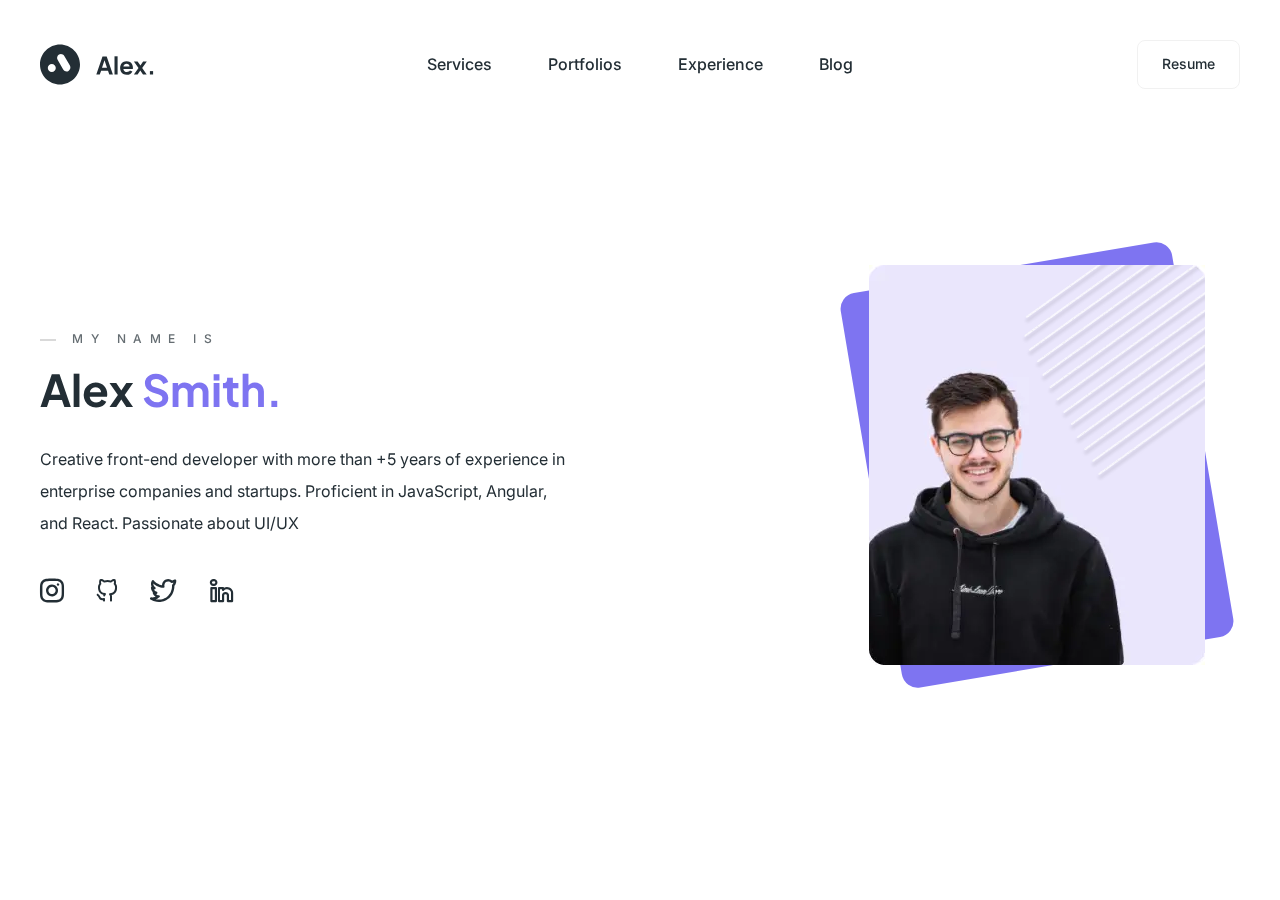
<file: index.html>
<!DOCTYPE html>
<html lang="en">

<head>
	<title>Alex</title>
	<meta charset="UTF-8">
	<meta name="format-detection" content="telephone=no">
	<!-- <style>body{opacity: 0;}</style> -->
	<link rel="stylesheet" href="css/style.min.css?_v=20230814181955">
	<link rel="shortcut icon" href="favicon.ico">
	<!-- <meta name="robots" content="noindex, nofollow"> -->
	<meta name="viewport" content="width=device-width, initial-scale=1.0">
</head>

<body>
	<div class="wrapper">
		<header class="header">
			<div class="header__container">
				<a data-goto=".main" href="#" class="header__logo">
					<img src="img/header/logo.svg" alt="logo">
				</a>
				<nav class="header__menu menu">
					<ul class="menu__list">
						<li class="menu__item"><a data-goto=".specialized" href="#" class="menu__link">Services</a></li>
						<li class="menu__item"><a data-goto=".works" href="#" class="menu__link">Portfolios</a></li>
						<li class="menu__item"><a data-goto=".experices" href="#" class="menu__link">Experience</a></li>
						<li class="menu__item"><a data-goto=".blog" href="#" class="menu__link">Blog</a></li>
					</ul>
				</nav>
				<a href="#" type="button" class="header__buttom">Resume</a>
				<div class="header__burger"><span></span></div>
			</div>
		</header>
		<main data-fp class="page">
			<section data-fp-section class="page__main main">
				<div class="main__container">
					<div class="main__info">
						<div class="main__name name">
							<h3 class="name__lable name__lable_big">MY NAME IS</h3>
							<h1 class="name__title name__title_big">Alex <span>Smith.</span></h1>
						</div>
						<div class="main__text">
							<p>
								Creative front-end developer with more than +5 years of experience in enterprise companies and startups. Proficient in
								JavaScript, Angular, and React. Passionate about UI/UX
							</p>
						</div>
						<div class="main__icons">
							<a href="#" class="main__icon _icon-s-instagram"></a>
							<a href="#" class="main__icon _icon-s-git"></a>
							<a href="#" class="main__icon _icon-s-tweeter"></a>
							<a href="#" class="main__icon _icon-s-linckedin"></a>
						</div>
					</div>
					<div class="main__content">
						<div class="main__image">
							<picture><source srcset="img/main/03.webp" type="image/webp"><img src="img/main/03.jpg" alt="main"></picture>
						</div>
					</div>
				</div>
			</section>
			<section data-fp-section class="page__specialized specialized">
				<div class="specialized__container">
					<div class="specialized__name name">
						<h3 class="name__lable">SERVICES</h3>
						<h1 class="name__title">Specialized in</h1>
					</div>
					<div class="specialized__items">
						<div class="specialized__item">
							<div class="specialized__icon">
								<img src="img/specialized/01.svg" alt="icon">
							</div>
							<a href="#" class="specialized__title">UI/UX Design</a>
							<div class="specialized__text">Turn what you have in mind of a digital product into reality. For any platform you consider.</div>
						</div>
						<div class="specialized__item">
							<div class="specialized__icon">
								<img src="img/specialized/02.svg" alt="icon">
							</div>
							<a href="#" class="specialized__title">Application Development</a>
							<div class="specialized__text">Standard designing, building, and implementing your applications with documentation.
							</div>
						</div>
						<div class="specialized__item">
							<div class="specialized__icon">
								<img src="img/specialized/03.svg" alt="icon">
							</div>
							<a href="#" class="specialized__title">Web Development</a>
							<div class="specialized__text">Create and maintain your websites and also take care of its performance and traffic capacity.</div>
						</div>
					</div>
				</div>
			</section>
			<section data-fp-section class="page__works works">
				<div class="works__container">
					<div class="works__top">
						<div class="works__name name">
							<h3 class="name__lable">MY WORKS</h3>
							<h2 class="name__title">Featured Portfolios</h2>
						</div>
						<div class="works__arrows">
							<div class="works__arrow _icon-arrow works__arrow-left"></div>
							<div class="works__arrow _icon-arrow works__arrow-right"></div>
						</div>
					</div>
					<div class="works__slider swiper">
						<div class="works__wrapper swiper-wrapper">
							<div class="works__slide swiper-slide">
								<div class="works__item item-works">
									<a href="#" class="item-works__image">
										<picture><source srcset="img/slider/01.webp" type="image/webp"><img src="img/slider/01.jpg" alt="works"></picture>
									</a>
									<div class="item-works__body">
										<a href="#" class="item-works__title">Agency Website.</a>
										<div class="item-works__catecory">
											<a href="#" class="item-works__tecnology">WordPress</a>
											<a href="#" class="item-works__icon _icon-work"></a>
										</div>
									</div>
								</div>
							</div>
							<div class="works__slide swiper-slide">
								<div class="works__item item-works">
									<a href="#" class="item-works__image">
										<picture><source srcset="img/slider/02.webp" type="image/webp"><img src="img/slider/02.jpg" alt="works"></picture>
									</a>
									<div class="item-works__body">
										<a href="#" class="item-works__title">Dashboard Website.</a>
										<div class="item-works__catecory">
											<a href="#" class="item-works__tecnology">React</a>
											<a href="#" class="item-works__icon _icon-work"></a>
										</div>
									</div>
								</div>
							</div>
							<div class="works__slide swiper-slide">
								<div class="works__item item-works">
									<a href="#" class="item-works__image">
										<picture><source srcset="img/slider/03.webp" type="image/webp"><img src="img/slider/03.jpg" alt="works"></picture>
									</a>
									<div class="item-works__body">
										<a href="#" class="item-works__title">Support Center Website.</a>
										<div class="item-works__catecory">
											<a href="#" class="item-works__tecnology">PHP</a>
											<a href="#" class="item-works__icon _icon-work"></a>
										</div>
									</div>
								</div>
							</div>
							<div class="works__slide swiper-slide">
								<div class="works__item item-works">
									<a href="#" class="item-works__image">
										<picture><source srcset="img/slider/01.webp" type="image/webp"><img src="img/slider/01.jpg" alt="works"></picture>
									</a>
									<div class="item-works__body">
										<a href="#" class="item-works__title">Agency Website.</a>
										<div class="item-works__catecory">
											<a href="#" class="item-works__tecnology">WordPress</a>
											<a href="#" class="item-works__icon _icon-work"></a>
										</div>
									</div>
								</div>
							</div>
							<div class="works__slide swiper-slide">
								<div class="works__item item-works">
									<a href="#" class="item-works__image">
										<picture><source srcset="img/slider/02.webp" type="image/webp"><img src="img/slider/02.jpg" alt="works"></picture>
									</a>
									<div class="item-works__body">
										<a href="#" class="item-works__title">Dashboard Website.</a>
										<div class="item-works__catecory">
											<a href="#" class="item-works__tecnology">React</a>
											<a href="#" class="item-works__icon _icon-work"></a>
										</div>
									</div>
								</div>
							</div>
						</div>
					</div>
				</div>
			</section>
			<section data-fp-section class="page__experices experices">
				<div data-tabs="610" class="experices__container">
					<div class="experices__row">
						<div class="experices__info">
							<div class="experices__name name">
								<h3 class="name__lable">career path</h3>
								<h2 class="name__title">Work Experices</h2>
							</div>
							<nav data-tabs-titles class="experices__navigation">
								<button type="button" class="experices__title _tab-active">Apple</button>
								<button type="button" class="experices__title">Microsoft</button>
								<button type="button" class="experices__title">Facebook</button>
								<button type="button" class="experices__title">Slack</button>
							</nav>
						</div>
						<div class="experices__content">
							<div data-tabs-body class="experices__content">
								<div class="experices__item item-experices">
									<div class="item-experices__body">
										<div class="item-experices__title">Front-end Developer Apple .Inc</div>
										<div class="item-experices__adress">California, United States</div>
										<div class="item-experices__time">Nov 2020 - Present · Full-time</div>
										<div class="item-experices__buttons">
											<a href="#" class="item-experices__button">Swift</a>
											<a href="#" class="item-experices__button">Go</a>
										</div>
									</div>
									<ul class="item-experices__list">
										<li class="item-experices__item">Improving overall website performance for mobile users.</li>
										<li class="item-experices__item">Collaborate with back-end developers and web designers to improve usability</li>
										<li class="item-experices__item">Add voice search feature for mobile app.</li>
										<li class="item-experices__item">Developing an admin panel to manage contents, users, products and ...</li>
									</ul>
								</div>
								<div class="experices__item item-experices">
									<div class="item-experices__body">
										<div class="item-experices__title">Front-end Developer Microsoft .Inc</div>
										<div class="item-experices__adress">California, United States</div>
										<div class="item-experices__time">Nov 2020 - Present · Full-time</div>
										<div class="item-experices__buttons">
											<a href="#" class="item-experices__button">Swift</a>
											<a href="#" class="item-experices__button">Go</a>
										</div>
									</div>
									<ul class="item-experices__list">
										<li class="item-experices__item">Improving overall website performance for mobile users.</li>
										<li class="item-experices__item">Collaborate with back-end developers and web designers to improve usability</li>
										<li class="item-experices__item">Add voice search feature for mobile app.</li>
										<li class="item-experices__item">Developing an admin panel to manage contents, users, products and ...</li>
									</ul>
								</div>
								<div class="experices__item item-experices">
									<div class="item-experices__body">
										<div class="item-experices__title">Front-end Developer Facebook .Inc</div>
										<div class="item-experices__adress">California, United States</div>
										<div class="item-experices__time">Nov 2020 - Present · Full-time</div>
										<div class="item-experices__buttons">
											<a href="#" class="item-experices__button">Swift</a>
											<a href="#" class="item-experices__button">Go</a>
										</div>
									</div>
									<ul class="item-experices__list">
										<li class="item-experices__item">Improving overall website performance for mobile users.</li>
										<li class="item-experices__item">Collaborate with back-end developers and web designers to improve usability</li>
										<li class="item-experices__item">Add voice search feature for mobile app.</li>
										<li class="item-experices__item">Developing an admin panel to manage contents, users, products and ...</li>
									</ul>
								</div>
								<div class="experices__item item-experices">
									<div class="item-experices__body">
										<div class="item-experices__title">Front-end Developer Slack .Inc</div>
										<div class="item-experices__adress">California, United States</div>
										<div class="item-experices__time">Nov 2020 - Present · Full-time</div>
										<div class="item-experices__buttons">
											<a href="#" class="item-experices__button">Swift</a>
											<a href="#" class="item-experices__button">Go</a>
										</div>
									</div>
									<ul class="item-experices__list">
										<li class="item-experices__item">Improving overall website performance for mobile users.</li>
										<li class="item-experices__item">Collaborate with back-end developers and web designers to improve usability</li>
										<li class="item-experices__item">Add voice search feature for mobile app.</li>
										<li class="item-experices__item">Developing an admin panel to manage contents, users, products and ...</li>
									</ul>
								</div>
							</div>
						</div>
					</div>
				</div>
			</section>
			<section data-fp-section class="page__blog blog">
				<div class="blog__container">
					<div class="blog__block">
						<div class="blog__name name">
							<h3 class="name__lable">MY ARTICLES</h3>
							<h2 class="name__title">Personal Blog</h2>
						</div>
					</div>
					<div class="blog__row">
						<div class="blog__colum">
							<div class="blog__item item-blog">
								<a href="#" class="item-blog__image">
									<picture><source srcset="img/blog/01.webp" type="image/webp"><img src="img/blog/01.jpg" alt="blog"></picture>
								</a>
								<div class="item-blog__body">
									<a href="#" class="item-blog__title">How to prototype in figma</a>
									<div class="item-blog__date">July 15, 2021</div>
									<div class="item-blog__text">
										<p>Lorem ipsum dolor sit amet, consectetur adipiscing elit. Fusce id magna nec ante scelerisque laoreet. Fusce finibus ...</p>
									</div>
									<a href="#" class="item-blog__raiting">Continue Reading </a>
								</div>
							</div>
						</div>
						<div class="blog__colum">
							<div class="blog__item item-blog">
								<a href="#" class="item-blog__image">
									<picture><source srcset="img/blog/02.webp" type="image/webp"><img src="img/blog/02.jpg" alt="blog"></picture>
								</a>
								<div class="item-blog__body">
									<a href="#" class="item-blog__title">Being more productive with Notion.</a>
									<div class="item-blog__date">Aug 8, 2020</div>
									<div class="item-blog__text">
										<p>Lorem ipsum dolor sit amet, consectetur adipiscing elit. Fusce id magna nec ante scelerisque laoreet. Fusce finibus ...</p>
									</div>
									<a href="#" class="item-blog__raiting">Continue Reading </a>
								</div>
							</div>
						</div>
						<div class="blog__colum">
							<div class="blog__item item-blog">
								<a href="#" class="item-blog__image">
									<picture><source srcset="img/blog/03.webp" type="image/webp"><img src="img/blog/03.jpg" alt="blog"></picture>
								</a>
								<div class="item-blog__body">
									<a href="#" class="item-blog__title">Beginners guide to adobe illustrator</a>
									<div class="item-blog__date">Feb 19, 2021</div>
									<div class="item-blog__text">
										<p>Lorem ipsum dolor sit amet, consectetur adipiscing elit. Fusce id magna nec ante scelerisque laoreet. Fusce finibus ...</p>
									</div>
									<a href="#" class="item-blog__raiting">Continue Reading </a>
								</div>
							</div>
						</div>
					</div>
				</div>
			</section>
			<section data-fp-section class="page__testimonials testimonials">
				<div class="testimonials__container">
					<div class="testimonials__name name">
						<h3 class="name__lable">MY CLIENTS</h3>
						<h2 class="name__title">Testimonials</h2>
					</div>
					<div class="testimonials__body">
						<div class="testimonials__item">
							<a href="#" class="testimonials__image">
								<picture><source srcset="img/testimonials/01.webp" type="image/webp"><img src="img/testimonials/01.jpg" alt="testimonials"></picture>
							</a>
							<div class="testimonials__text">
								<p>We were very pleased to hear how you resolved our website's user interface issues and challenges</p>
							</div>
							<a href="#" class="testimonials__name-profession">Amelia Miller</a>
							<div class="testimonials__profession">Designer</div>
						</div>
						<div class="testimonials__item">
							<a href="#" class="testimonials__image">
								<picture><source srcset="img/testimonials/02.webp" type="image/webp"><img src="img/testimonials/02.jpg" alt="testimonials"></picture>
							</a>
							<div class="testimonials__text">
								<p>I’m glad I decided to work with you. The project was delivered on time with all the requirements.</p>
							</div>
							<a href="#" class="testimonials__name-profession">James Delaney</a>
							<div class="testimonials__profession">Developer</div>
						</div>
						<div class="testimonials__item">
							<a href="#" class="testimonials__image">
								<picture><source srcset="img/testimonials/03.webp" type="image/webp"><img src="img/testimonials/03.jpg" alt="testimonials"></picture>
							</a>
							<div class="testimonials__text">
								<p>The management of our projects was always faced with difficulties, but you handled these well.</p>
							</div>
							<a href="#" class="testimonials__name-profession">Isabella Bennett</a>
							<div class="testimonials__profession">Manager</div>
						</div>
					</div>
				</div>
			</section>
			<section data-fp-section class="page__skills skills">
				<div class="skills__container">
					<div class="skills__name name">
						<h3 class="name__lable">LEARNING PATH</h3>
						<h2 class="name__title">Education & Skills</h2>
					</div>
					<div class="skills__body">
						<div class="skills__items">
							<div class="skills__item item-skills">
								<a href="#" class="item-skills__title">Kingston university</a>
								<div class="item-skills__lable">
									<p>Master's degree - Software Engineering</p>
								</div>
								<div class="item-skills__date">2019 - 2021</div>
							</div>
							<div class="skills__item item-skills">
								<a href="#" class="item-skills__title">Kingston university</a>
								<div class="item-skills__lable">
									<p>Bachelor's degree - Computer Engineering</p>
								</div>
								<div class="item-skills__date">2015 - 2019</div>
							</div>
							<div class="skills__item item-skills">
								<a href="#" class="item-skills__title">Westminster School</a>
								<div class="item-skills__lable">
									<p>Diploma's degree - Mathematics</p>
								</div>
								<div class="item-skills__date">2013 - 2015</div>
							</div>
						</div>
						<div class="skills__info">
							<div class="skills__text">
								<p>
									For 5+ years, I have been continuously learning in the field of front-end and experimenting with new technologies and
									frameworks, and here you can see a summary of my skills.
								</p>
							</div>
							<div class="skills__row">
								<div class="skills__technologies technologies-skills">
									<a href="#" class="technologies-skills__title">React</a>
									<div class="technologies-skills__item technologies-skills__item_react"><span></span></div>
								</div>
								<div class="skills__technologies technologies-skills">
									<a href="#" class="technologies-skills__title">Angular</a>
									<div class="technologies-skills__item technologies-skills__item_angular"><span></span></div>
								</div>
								<div class="skills__technologies technologies-skills">
									<a href="#" class="technologies-skills__title">Javascript</a>
									<div class="technologies-skills__item technologies-skills__item_javascript"><span></span></div>
								</div>
							</div>
						</div>
					</div>
				</div>
			</section>

			<div data-fp-section class="page__bottom bottom-page">
				<section class="page__contact contact">
					<div class="contact__container">
						<div class="contact__body">
							<form name="mainForm" action="#" class="contact__data">
								<input name="mainInput" type="text" class="contact__input contact__input_one" placeholder="Name">
								<input name="mainInputOne" type="text" class="contact__input contact__input_two" placeholder="Email">
								<textarea name="mainArea" class="contact__area" placeholder="Message"></textarea>
								<button type="submit" class="contact__button">Send Message</button>
							</form>
							<div class="contact__info">
								<div class="contact__items">
									<div class="contact__item item-contact">
										<a href="#" class="item-contact__icon _icon-adress"></a>
										<div class="item-contact__info">
											<a href="#" class="item-contact__title">Address</a>
											<div class="item-contact__lable">
												<p>3424 Layman Avenue, Fayetteville, NC</p>
											</div>
										</div>
									</div>
									<div class="contact__item item-contact">
										<a href="#" class="item-contact__icon _icon-phone"></a>
										<div class="item-contact__info">
											<a href="#" class="item-contact__title">Phone</a>
											<a href="tel:(501) 414-1541" class="item-contact__lable">(501) 414-1541</a>
										</div>
									</div>
									<div class="contact__item item-contact">
										<a href="#" class="item-contact__icon _icon-email"></a>
										<div class="item-contact__info">
											<a href="#" class="item-contact__title">E-Mail</a>
											<a href="mailto:devchapter@gmail.com" class="item-contact__lable">devchapter@gmail.com</a>
										</div>
									</div>
								</div>
							</div>
						</div>
					</div>
				</section>
				<footer class="footer">
					<div class="footer__container">
						<div class="footer__icons">
							<a href="#" class="footer__icon _icon-s-instagram"></a>
							<a href="#" class="footer__icon _icon-s-git"></a>
							<a href="#" class="footer__icon _icon-s-tweeter"></a>
							<a href="#" class="footer__icon _icon-s-linckedin"></a>
						</div>
						<div class="footer__copy">© 2022 - DevChapter</div>
					</div>
				</footer>
			</div>
		</main>
	</div>
	<script src="js/app.min.js?_v=20230814181955"></script>
</body>

</html>
</file>
<file: css/style.min.css>
@charset "UTF-8";@import url('https://fonts.googleapis.com/css2?family=Bebas+Neue&family=Heebo:wght@400; 500;700;900&family=Inter:wght@400;500&family=Lato&family=League+Spartan:wght@300;400;500;600;700&family=PT+Sans&display=swap');@import url(https://fonts.googleapis.com/css2?family=Bebas+Neue&family=Heebo:wght@400;500;700;900&family=Inter:wght@400;500&family=Lato&family=League+Spartan:wght@300;400;500;600;700&family=PT+Sans&family=Plus+Jakarta+Sans:wght@500;700&display=swap);@font-face{font-family:icons;font-display:swap;src:url(../fonts/icons.woff2) format("woff2"),url(../fonts/icons.woff) format("woff");font-weight:400;font-style:normal}[class*=_icon-]:before{font-family:icons;font-style:normal;font-weight:400;font-variant:normal;text-transform:none;line-height:1;-webkit-font-smoothing:antialiased;-moz-osx-font-smoothing:grayscale}[class*=_icon-]:before{display:block}._icon-s-instagram:before{content:"\e900"}._icon-s-git:before{content:"\e901"}._icon-s-tweeter:before{content:"\e902"}._icon-s-linckedin:before{content:"\e903"}._icon-arrow:before{content:"\e904"}._icon-work:before{content:"\e905"}._icon-arrow-tab:before{content:"\e906"}._icon-adress:before{content:"\e907"}._icon-phone:before{content:"\e908"}._icon-email:before{content:"\e909"}*{padding:0;margin:0;border:0}*,:after,:before{-webkit-box-sizing:border-box;box-sizing:border-box}body,html{height:100%;min-width:320px;color:#232e35}body{color:#232e35;line-height:1;font-family:Inter;font-size:1rem;-ms-text-size-adjust:100%;-moz-text-size-adjust:100%;-webkit-text-size-adjust:100%;-webkit-font-smoothing:antialiased;-moz-osx-font-smoothing:grayscale}button,input,textarea{font-family:Inter;font-size:inherit;line-height:inherit}button{cursor:pointer;color:inherit;background-color:transparent}a{color:inherit;text-decoration:none}ul li{list-style:none}img{vertical-align:top}h1,h2,h3,h4,h5,h6{font-weight:inherit;font-size:inherit}.menu-open body{overflow:hidden;-ms-touch-action:none;touch-action:none;-ms-scroll-chaining:none;overscroll-behavior:none}.wrapper{min-height:100%;display:-webkit-box;display:-ms-flexbox;display:flex;-webkit-box-orient:vertical;-webkit-box-direction:normal;-ms-flex-direction:column;flex-direction:column;overflow:hidden}@supports (overflow:clip){.wrapper{overflow:clip}}.wrapper>main{-webkit-box-flex:1;-ms-flex:1 1 auto;flex:1 1 auto}.wrapper>*{min-width:0}[class*=__container]{max-width:76.875rem;margin:0 auto;padding:0 .9375rem}.fp-init body{overflow:hidden;-ms-touch-action:none;touch-action:none;-ms-scroll-chaining:none;overscroll-behavior:none}[data-fp]{min-height:100vh}.touch [data-fp]{min-height:calc(var(--vh,1vh) * 100)}.fp-init [data-fp]{z-index:1;-ms-touch-action:none;touch-action:none;position:relative;overflow:hidden}.fp-switching [data-fp-section]{-ms-touch-action:none;touch-action:none}.fp-init [data-fp-section]{position:absolute;top:0;left:0;right:0;bottom:0;width:100%;height:100%;overflow:auto}.fp-init .cards-mode [data-fp-section],.fp-init .slider-mode [data-fp-section]{-webkit-transition:-webkit-transform .7s cubic-bezier(.55,.085,0,.99) 0s;transition:-webkit-transform .7s cubic-bezier(.55,.085,0,.99) 0s;transition:transform .7s cubic-bezier(.55,.085,0,.99) 0s;transition:transform .7s cubic-bezier(.55,.085,0,.99) 0s,-webkit-transform .7s cubic-bezier(.55,.085,0,.99) 0s}.fp-init .fade-mode [data-fp-section]{-webkit-transition:opacity .5s ease-in-out 0s,visibility .5s ease-in-out 0s;transition:opacity .5s ease-in-out 0s,visibility .5s ease-in-out 0s}.fp-bullets{position:fixed;top:50%;-webkit-transform:translate(0,-50%);-ms-transform:translate(0,-50%);transform:translate(0,-50%);right:2.5rem;max-height:100%;display:-webkit-box;display:-ms-flexbox;display:flex;-webkit-box-orient:vertical;-webkit-box-direction:normal;-ms-flex-direction:column;flex-direction:column;-ms-flex-wrap:wrap;flex-wrap:wrap;-webkit-box-align:center;-ms-flex-align:center;align-items:center;-webkit-box-pack:center;-ms-flex-pack:center;justify-content:center;z-index:2;gap:.625rem}.fp-bullets .fp-bullet{cursor:pointer;width:1.25rem;height:1.25rem;-webkit-box-flex:0;-ms-flex:0 0 1.25rem;flex:0 0 1.25rem;border-radius:.625rem;background-color:#100c46;-webkit-box-shadow:0 0 .1875rem #6257fe,0 0 1.875rem rgba(255,255,255,.8);box-shadow:0 0 .1875rem #6257fe,0 0 1.875rem rgba(255,255,255,.8);border:.0625rem solid #fff;opacity:.6;-webkit-transition:opacity .4s ease-in-out 0s,background-color .4s ease-in-out 0s,-webkit-transform .4s ease-in-out 0s,-webkit-box-shadow .4s ease-in-out 0s;transition:opacity .4s ease-in-out 0s,background-color .4s ease-in-out 0s,-webkit-transform .4s ease-in-out 0s,-webkit-box-shadow .4s ease-in-out 0s;transition:transform .4s ease-in-out 0s,opacity .4s ease-in-out 0s,background-color .4s ease-in-out 0s,box-shadow .4s ease-in-out 0s;transition:transform .4s ease-in-out 0s,opacity .4s ease-in-out 0s,background-color .4s ease-in-out 0s,box-shadow .4s ease-in-out 0s,-webkit-transform .4s ease-in-out 0s,-webkit-box-shadow .4s ease-in-out 0s}.fp-bullets .fp-bullet-active{opacity:1;background-color:#6257fe;-webkit-transform:translate3D(-.3125rem,-.125rem,0);-ms-transform:translate3D(-.3125rem,-.125rem,0);transform:translate3D(-.3125rem,-.125rem,0);-webkit-box-shadow:.3125rem .125rem .1875rem #100c46,0 0 1.875rem rgba(255,255,255,.8);box-shadow:.3125rem .125rem .1875rem #100c46,0 0 1.875rem rgba(255,255,255,.8)}[class*=-ibg]{position:relative}[class*=-ibg] img{position:absolute;width:100%;height:100%;top:0;left:0;-o-object-fit:cover;object-fit:cover}[class*=-ibg_contain] img{-o-object-fit:contain;object-fit:contain}.name__lable{position:relative;color:#656d72;font-size:.75rem;font-weight:500;line-height:200%;letter-spacing:7.5px;padding-left:32px}.name__lable:not(:last-child){margin-bottom:8px}.name__lable_big:not(:last-child){margin-bottom:16px}.name__lable::before{content:"";position:absolute;top:50%;left:0;width:16px;height:2px;background-color:#d9d9d9}.name__title{color:#232e35;font-family:Plus Jakarta Sans;font-weight:700}.name__title span{color:#7e74f1}.header{position:fixed;top:0;left:0;width:100%;z-index:50;background-color:rgba(255,255,255,.7647058824)}.header__container{display:-ms-grid;display:grid;-ms-grid-columns:1fr auto 1fr;grid-template-columns:1fr auto 1fr;-webkit-box-align:center;-ms-flex-align:center;align-items:center;-webkit-column-gap:1.25rem;-moz-column-gap:1.25rem;column-gap:1.25rem;padding-top:5px}.header__logo{position:relative;z-index:3}.header__buttom{-ms-grid-column-align:end;justify-self:end;position:relative;z-index:3;font-size:.875rem;font-weight:500;min-height:49px;display:-webkit-box;display:-ms-flexbox;display:flex;-webkit-box-pack:center;-ms-flex-pack:center;justify-content:center;-webkit-box-align:center;-ms-flex-align:center;align-items:center;border-radius:8px;border:1px solid var(--light-2,#f1f1f1);-webkit-transition:all .5s ease 0s;transition:all .5s ease 0s}.header__buttom:hover{background-color:#7e74f1;color:#fff}.menu__list{display:-webkit-box;display:-ms-flexbox;display:flex;-webkit-box-align:center;-ms-flex-align:center;align-items:center;row-gap:.9375rem;-ms-flex-wrap:wrap;flex-wrap:wrap}.menu__item{-webkit-transition:all .3s ease 0s;transition:all .3s ease 0s}.menu__item:hover{color:#7e74f1}.menu__link{font-size:1rem;font-weight:500}.header__burger{display:none}.footer__container{display:-ms-grid;display:grid;-webkit-box-align:center;-ms-flex-align:center;align-items:center;justify-items:center}.footer__icons{display:-webkit-box;display:-ms-flexbox;display:flex;-webkit-box-align:center;-ms-flex-align:center;align-items:center}.footer__icon{font-size:1.5rem;-webkit-transition:all .3s ease 0s;transition:all .3s ease 0s}.footer__icon:hover{color:#7e74f1}.footer__copy{color:#656d72;font-size:14px}.main__container{display:-ms-grid;display:grid;-ms-grid-rows:1fr;-ms-grid-columns:1fr 50px 1fr;grid-template:1fr/repeat(2,1fr);-webkit-column-gap:50px;-moz-column-gap:50px;column-gap:50px;min-height:100%;-webkit-box-align:center;-ms-flex-align:center;align-items:center;padding-top:5rem;padding-bottom:3.125rem}.main__text{line-height:200%;max-width:538px}.main__icons{display:-webkit-box;display:-ms-flexbox;display:flex;-webkit-box-align:center;-ms-flex-align:center;align-items:center}.main__icon{font-size:1.5rem;-webkit-transition:all .3s ease 0s;transition:all .3s ease 0s}.main__icon:hover{color:#7e74f1}.main__content{-ms-grid-column-align:end;justify-self:end;max-width:336px;width:100%}.main__image{position:relative;padding:0 0 119% 0}.no-webp .main__image::before{background:url(../img/main/lines.png) 0 0 no-repeat}.main__image::before{content:"";border-radius:16px;position:absolute;top:0;right:0;width:55%;height:100%;z-index:3}.main__image::after{content:"";border-radius:16px;position:absolute;top:0;right:0;width:100%;height:100%;background:#7e74f1;-webkit-transform:rotate(-9.545deg);-ms-transform:rotate(-9.545deg);transform:rotate(-9.545deg)}.main__image img{position:absolute;bottom:0;left:0;width:100%;height:100%;-o-object-fit:cover;object-fit:cover;z-index:2}.specialized{display:-ms-grid;display:grid;min-height:100%;-webkit-box-align:center;-ms-flex-align:center;align-items:center;background-color:#fbfbfb;padding-top:5.625rem;padding-bottom:3.125rem}.specialized__container{display:-ms-grid;display:grid}.specialized__name{-ms-grid-column-align:center;justify-self:center}.specialized__items{display:-ms-grid;display:grid;-ms-grid-columns:(minmax(17.5rem,1fr))[3];grid-template-columns:repeat(3,minmax(17.5rem,1fr));width:100%}.specialized__item{display:-ms-grid;display:grid;border-radius:8px;background:var(--white,#fff);padding:53px 57px;text-align:center}.specialized__icon{-ms-grid-column-align:center;justify-self:center;width:56px;height:56px;border-radius:16px;background:var(--purple-light,#f5f3fe);display:-webkit-box;display:-ms-flexbox;display:flex;-webkit-box-pack:center;-ms-flex-pack:center;justify-content:center;-webkit-box-align:center;-ms-flex-align:center;align-items:center}.specialized__title{font-family:"Plus Jakarta Sans";font-weight:500}.specialized__title:hover{text-decoration:underline}.specialized__text{font-size:.875rem;line-height:171%}.works__container{display:-webkit-box;display:-ms-flexbox;display:flex;-webkit-box-orient:vertical;-webkit-box-direction:normal;-ms-flex-direction:column;flex-direction:column;-webkit-box-pack:center;-ms-flex-pack:center;justify-content:center;min-height:100%;padding-top:8.75rem;padding-bottom:3.125rem;min-width:0}.works__top{display:-ms-grid;display:grid;-ms-grid-columns:(1fr)[2];grid-template-columns:repeat(2,1fr)}.works__arrows{-ms-grid-column-align:end;justify-self:end;display:-webkit-box;display:-ms-flexbox;display:flex}.works__arrow{width:40px;height:40px;border-radius:16px;opacity:.5;background:var(--purple-lighter,#eae6fe);display:-webkit-box;display:-ms-flexbox;display:flex;-webkit-box-pack:center;-ms-flex-pack:center;justify-content:center;-webkit-box-align:center;-ms-flex-align:center;align-items:center;cursor:pointer;-webkit-transition:font-size .2s ease 0s;transition:font-size .2s ease 0s}.works__arrow:first-child{-webkit-transform:rotate(-180deg);-ms-transform:rotate(-180deg);transform:rotate(-180deg)}.works__arrow:hover{-webkit-transform:scale(1.1);-ms-transform:scale(1.1);transform:scale(1.1)}.works__arrow:first-child:hover{-webkit-transform:scale(1.1) rotate(180deg);-ms-transform:scale(1.1) rotate(180deg);transform:scale(1.1) rotate(180deg)}.works__arrow.swiper-button-disabled{cursor:default;opacity:.2}.item-works{display:-webkit-box;display:-ms-flexbox;display:flex;-webkit-box-orient:vertical;-webkit-box-direction:normal;-ms-flex-direction:column;flex-direction:column;border-radius:9px;overflow:hidden}.item-works__image{position:relative;padding:0 0 111% 0;overflow:hidden}.item-works__image img{position:absolute;top:0;left:0;width:100%;height:100%;-o-object-fit:cover;object-fit:cover;-webkit-transition:all .3s ease 0s;transition:all .3s ease 0s;opacity:.7}.item-works__image img:hover{-webkit-transform:scale(1.05);-ms-transform:scale(1.05);transform:scale(1.05);opacity:1}.item-works__body{position:relative;z-index:2;padding:1.5rem;display:-webkit-box;display:-ms-flexbox;display:flex;-ms-flex-wrap:wrap;flex-wrap:wrap;border-radius:0 0 8px 8px;border-right:1px solid var(--light-3,#f5f5f5);border-bottom:1px solid var(--light-3,#f5f5f5);border-left:1px solid var(--light-3,#f5f5f5);background:var(--white,#fff);overflow:hidden;-webkit-box-flex:1;-ms-flex:1 1 auto;flex:1 1 auto}.item-works__title{-webkit-box-flex:1;-ms-flex:1 1 100%;flex:1 1 100%;font-family:Plus Jakarta Sans;font-weight:500;-webkit-transition:color .3s ease 0s;transition:color .3s ease 0s}.item-works__title:not(:last-child){margin-bottom:1rem}.item-works__title:hover{color:#7e74f1}.item-works__catecory{display:-webkit-box;display:-ms-flexbox;display:flex;-webkit-column-gap:1.5rem;-moz-column-gap:1.5rem;column-gap:1.5rem;-webkit-box-align:center;-ms-flex-align:center;align-items:center}.item-works__tecnology{font-family:Inter;font-size:.75rem;color:#656d72;padding:4px 8px;border-radius:4px;border:1px solid var(--light-2,#f1f1f1);-webkit-transition:all .3s ease 0s;transition:all .3s ease 0s}.item-works__tecnology:hover{color:#fff;background-color:#7e74f1}.item-works__icon{-webkit-transition:all .3s ease 0s;transition:all .3s ease 0s}.item-works__icon:hover{color:#7e74f1}.experices{background:var(--light-1,#fbfbfb);padding-top:5.625rem;padding-bottom:3.125rem}.experices__container{display:-ms-grid;display:grid;-webkit-box-align:center;-ms-flex-align:center;align-items:center;min-height:100%}.experices__row{display:-webkit-box;display:-ms-flexbox;display:flex;-webkit-column-gap:20px;-moz-column-gap:20px;column-gap:20px}.experices__info{-webkit-box-flex:0;-ms-flex:0 1 32.8%;flex:0 1 32.8%}.experices__navigation{display:-webkit-box;display:-ms-flexbox;display:flex;-webkit-box-orient:vertical;-webkit-box-direction:normal;-ms-flex-direction:column;flex-direction:column;-webkit-box-align:start;-ms-flex-align:start;align-items:start}.experices__title{text-align:left;width:100%;min-height:3.25rem;padding:0 2rem;position:relative}.experices__title._tab-active{border-radius:4px;background:var(--white,#fff)}._tab-spoller .experices__title{border:1px solid #656d72}._tab-spoller .experices__title:not(:last-child){margin-bottom:10px}.experices__content{-webkit-box-flex:0;-ms-flex:0 1 67.2%;flex:0 1 67.2%}.item-experices__title{color:var(--cinder,#232e35);font-family:Plus Jakarta Sans;font-size:1.125rem;font-style:normal;font-weight:500}.item-experices__title:not(:last-child){margin-bottom:.5rem}.item-experices__adress{font-size:.875rem;color:#656d72}.item-experices__adress:not(:last-child){margin-bottom:1rem}.item-experices__time{font-size:.875rem;color:#656d72}.item-experices__time:not(:last-child){margin-bottom:1.25rem}.item-experices__buttons{display:-webkit-box;display:-ms-flexbox;display:flex;-webkit-column-gap:1rem;-moz-column-gap:1rem;column-gap:1rem}.item-experices__button{min-height:23px;padding:0 8px;display:-webkit-box;display:-ms-flexbox;display:flex;-webkit-box-pack:center;-ms-flex-pack:center;justify-content:center;-webkit-box-align:center;-ms-flex-align:center;align-items:center;font-size:.75rem;color:#656d72;border-radius:4px;border:1px solid var(--light-2,#f1f1f1);-webkit-transition:all .3s ease 0s;transition:all .3s ease 0s}.item-experices__button:hover{color:#fff;background-color:#7e74f1}.item-experices__list{display:-ms-grid;display:grid;row-gap:1rem}.item-experices__item{color:#656d72;position:relative;padding-left:28px}.item-experices__item::before{content:"";position:absolute;top:50%;left:0;width:10px;height:2px;background:var(--light-4,#d9d9d9)}.blog__container{display:-webkit-box;display:-ms-flexbox;display:flex;-webkit-box-orient:vertical;-webkit-box-direction:normal;-ms-flex-direction:column;flex-direction:column;-webkit-box-pack:center;-ms-flex-pack:center;justify-content:center;min-height:100%;padding-top:5.625rem;padding-bottom:3.125rem}.blog__block{display:-ms-grid;display:grid;justify-items:center}.blog__row{display:-ms-grid;display:grid;grid-template-columns:repeat(auto-fill,minmax(17.5rem,1fr));row-gap:1.875rem}.item-blog{display:-webkit-box;display:-ms-flexbox;display:flex;-webkit-box-orient:vertical;-webkit-box-direction:normal;-ms-flex-direction:column;flex-direction:column;border-radius:8px;overflow:hidden;border-right:1px solid var(--light-2,#f1f1f1);border-bottom:1px solid var(--light-2,#f1f1f1);border-left:1px solid var(--light-2,#f1f1f1);min-height:100%}.item-blog__image{position:relative;padding:0 0 67.5% 0;overflow:hidden}.item-blog__image img{position:absolute;top:0;left:0;width:100%;height:100%;-o-object-fit:cover;object-fit:cover;-webkit-transition:all .3s ease 0s;transition:all .3s ease 0s}.item-blog__image img:hover{-webkit-transform:scale(1.05);-ms-transform:scale(1.05);transform:scale(1.05)}.item-blog__body{padding:1rem .9375rem 1.5rem 1rem;display:-webkit-box;display:-ms-flexbox;display:flex;-webkit-box-orient:vertical;-webkit-box-direction:normal;-ms-flex-direction:column;flex-direction:column;-webkit-box-flex:1;-ms-flex:1 1 auto;flex:1 1 auto}.item-blog__title{font-family:Plus Jakarta Sans;font-weight:500;line-height:150%}.item-blog__title:hover{text-decoration:underline}.item-blog__date{color:#656d72;font-size:.75rem;font-weight:500}.item-blog__text{color:#656d72;line-height:200%;-webkit-box-flex:1;-ms-flex:1 1 auto;flex:1 1 auto}.item-blog__raiting{color:#656d72;font-size:.875rem;font-weight:500;text-align:center;-webkit-transition:all .3s ease 0s;transition:all .3s ease 0s}.item-blog__raiting:hover{color:#7e74f1}.testimonials{background:var(--light-1,#fbfbfb)}.testimonials__container{display:-webkit-box;display:-ms-flexbox;display:flex;-webkit-box-orient:vertical;-webkit-box-direction:normal;-ms-flex-direction:column;flex-direction:column;-webkit-box-pack:center;-ms-flex-pack:center;justify-content:center;min-height:100%;padding-top:5.625rem;padding-bottom:3.125rem}.testimonials__body{display:-ms-grid;display:grid;grid-template-columns:repeat(auto-fit,minmax(17.5rem,1fr));row-gap:2.1875rem}.testimonials__item{display:-webkit-box;display:-ms-flexbox;display:flex;-webkit-box-orient:vertical;-webkit-box-direction:normal;-ms-flex-direction:column;flex-direction:column;padding:0 3.25rem 1.5rem 2rem;border-radius:8px;background:var(--white,#fff)}.testimonials__image{-ms-flex-item-align:center;-ms-grid-row-align:center;align-self:center;width:96px;height:96px;border-radius:50%;margin-top:-15%}.testimonials__image img{max-width:100%;border-radius:50%}.testimonials__text{-webkit-box-flex:1;-ms-flex:1 1 auto;flex:1 1 auto;line-height:175%}.testimonials__name-profession{font-family:Plus Jakarta Sans;font-size:.875rem;font-weight:500}.testimonials__name-profession:hover{color:#7e74f1}.testimonials__profession{color:#656d72;font-family:Inter;font-size:.75rem;font-weight:500}.skills__container{display:-webkit-box;display:-ms-flexbox;display:flex;-webkit-box-orient:vertical;-webkit-box-direction:normal;-ms-flex-direction:column;flex-direction:column;-webkit-box-pack:center;-ms-flex-pack:center;justify-content:center;min-height:100%;padding-top:5.625rem;padding-bottom:3.125rem}.skills__body{display:-webkit-box;display:-ms-flexbox;display:flex;-webkit-column-gap:20px;-moz-column-gap:20px;column-gap:20px}.skills__items{-webkit-box-flex:0;-ms-flex:0 1 45.4%;flex:0 1 45.4%;display:-webkit-box;display:-ms-flexbox;display:flex;-webkit-box-orient:vertical;-webkit-box-direction:normal;-ms-flex-direction:column;flex-direction:column;position:relative}.skills__items::before{content:"";position:absolute;width:.0625rem;height:82%;top:0;left:8px;background:#f1f1f1}.skills__info{-webkit-box-flex:0;-ms-flex:0 1 54.6%;flex:0 1 54.6%}.skills__text{color:#656d72;line-height:200%}.skills__row{display:-ms-grid;display:grid}.item-skills{display:-webkit-box;display:-ms-flexbox;display:flex;-webkit-box-orient:vertical;-webkit-box-direction:normal;-ms-flex-direction:column;flex-direction:column}.item-skills__title{font-family:Plus Jakarta Sans;font-weight:500;position:relative}.item-skills__title:not(:last-child){margin-bottom:.625rem}.item-skills__title::before{content:"";position:absolute;width:1rem;height:1rem;top:50%;left:0;background-color:#f1f1f1;border-radius:50%;-webkit-transform:translate(0,-50%);-ms-transform:translate(0,-50%);transform:translate(0,-50%);z-index:2}.item-skills__title:hover{text-decoration:underline}.item-skills__lable{color:var(--cinder-light,#656d72);font-size:.875rem}.item-skills__date{font-size:.875rem;font-weight:500}.technologies-skills{display:-ms-grid;display:grid}.technologies-skills__title{font-size:.875rem;font-weight:500}.technologies-skills__item{border-radius:0 2px 2px 0;background:var(--purple-light,#f5f3fe);min-height:.5rem;max-width:34.4375rem}.technologies-skills__item_react span{display:block;background-color:#7e74f1;width:67.5%;height:.5rem}.technologies-skills__item_angular span{display:block;background-color:#7e74f1;width:51.9%;height:.5rem}.technologies-skills__item_javascript span{display:block;background-color:#7e74f1;width:63.8%;height:.5rem}.contact{background:var(--light-1,#fbfbfb);-webkit-box-flex:1;-ms-flex:1 1 auto;flex:1 1 auto}.contact__container{display:-webkit-box;display:-ms-flexbox;display:flex;-webkit-box-orient:vertical;-webkit-box-direction:normal;-ms-flex-direction:column;flex-direction:column;-webkit-box-pack:center;-ms-flex-pack:center;justify-content:center;min-height:100%;padding-top:5.625rem;padding-bottom:1.25rem}.contact__body{display:-webkit-box;display:-ms-flexbox;display:flex}.contact__data{-webkit-box-flex:0;-ms-flex:0 1 50%;flex:0 1 50%;display:-webkit-box;display:-ms-flexbox;display:flex;-webkit-box-orient:vertical;-webkit-box-direction:normal;-ms-flex-direction:column;flex-direction:column}.contact__input{border:1px solid #f1f1f1}.contact__input::-webkit-input-placeholder{font-size:.875rem;color:#656d72}.contact__input::-moz-placeholder{font-size:.875rem;color:#656d72}.contact__input:-ms-input-placeholder{font-size:.875rem;color:#656d72}.contact__input::-ms-input-placeholder{font-size:.875rem;color:#656d72}.contact__input::placeholder{font-size:.875rem;color:#656d72}.contact__input_one:not(:last-child){margin-bottom:1rem}.contact__input._error{border:1px solid red}.contact__area{padding-top:1rem}.contact__area._error{border:1px solid red}.contact__button{font-size:.875rem;font-weight:500;border-radius:8px;border:1px solid var(--purple-lighter,#eae6fe);background:var(--purple,#7e74f1);display:-webkit-box;display:-ms-flexbox;display:flex;-webkit-box-pack:center;-ms-flex-pack:center;justify-content:center;-webkit-box-align:center;-ms-flex-align:center;align-items:center;color:var(--purple-light,#f5f3fe);-webkit-transition:all .3s ease 0s;transition:all .3s ease 0s}.contact__button:hover{background:var(--purple,#5f53e5)}.contact__info{-webkit-box-flex:0;-ms-flex:0 1 50%;flex:0 1 50%}.contact__items{display:-ms-grid;display:grid}.item-contact{display:-webkit-box;display:-ms-flexbox;display:flex}.item-contact__icon{border-radius:16px;background:var(--purple-light,#f5f3fe);display:-webkit-box;display:-ms-flexbox;display:flex;-webkit-box-pack:center;-ms-flex-pack:center;justify-content:center;-webkit-box-align:center;-ms-flex-align:center;align-items:center;color:#7e74f1;-webkit-transition:all .3s ease 0s;transition:all .3s ease 0s}.item-contact__icon:hover{background:var(--purple-light,#e4e0f4)}.item-contact__info{display:-ms-grid;display:grid}.item-contact__title{font-weight:500}.item-contact__title:not(:last-child){margin-bottom:.25rem}.item-contact__title:hover{text-decoration:underline}.item-contact__lable{color:#656d72;font-size:14px;line-height:171%}.bottom-page{display:-webkit-box;display:-ms-flexbox;display:flex;-webkit-box-orient:vertical;-webkit-box-direction:normal;-ms-flex-direction:column;flex-direction:column}.swiper{overflow:hidden}.swiper-initialized{-ms-touch-action:pan-y;touch-action:pan-y}.swiper-wrapper{width:100%;height:100%;-webkit-box-sizing:content-box;box-sizing:content-box;display:-webkit-box;display:-ms-flexbox;display:flex;position:relative}.swiper-vertical .swiper-wrapper{-webkit-box-orient:vertical;-webkit-box-direction:normal;-ms-flex-direction:column;flex-direction:column}.swiper-autoheight .swiper-wrapper{-webkit-box-align:start;-ms-flex-align:start;align-items:flex-start}.swiper-initialized .swiper-slide{-ms-flex-negative:0;flex-shrink:0}.swiper-android .swiper-slide,.swiper-android .swiper-wrapper{-webkit-transform:translate3d(0,0,0);transform:translate3d(0,0,0)}.swiper-button-lock{display:none!important}@media (min-width:38.125em){.experices__title._tab-active{color:#7e74f1}.experices__title._tab-active::after{content:"";position:absolute;width:6.5px;height:11.5px;background:url(../img/experices/arrow.svg) 0 0 no-repeat;top:50%;right:32px;-webkit-transform:translate(0,-50%);-ms-transform:translate(0,-50%);transform:translate(0,-50%);color:#7e74f1}.experices__title{max-width:17.5rem}}@media (min-width:38.125em) and (min-width:76.875em){.experices__content{padding-top:1.5625rem}}@media (min-width:76.875em){.name__title{font-size:2.25rem}.name__title_big{font-size:2.75rem}.header__container{min-height:7.6875rem}.header__buttom{min-height:3.0625rem}.header__buttom{padding-left:1.5rem}.header__buttom{padding-right:1.5rem}.footer{padding-top:5.5rem}.footer{padding-bottom:5.5rem}.footer__container{row-gap:1.5rem}.footer__icons{-webkit-column-gap:2rem;-moz-column-gap:2rem;column-gap:2rem}.main__name:not(:last-child){margin-bottom:2rem}.main__text:not(:last-child){margin-bottom:2.5rem}.main__icons{-webkit-column-gap:2rem;-moz-column-gap:2rem;column-gap:2rem}.specialized__name:not(:last-child){margin-bottom:6.5rem}.specialized__item{padding-top:3.3125rem}.specialized__item{padding-bottom:3.3125rem}.specialized__item{padding-left:3.5625rem}.specialized__item{padding-right:3.5625rem}.specialized__icon:not(:last-child){margin-bottom:1.5rem}.specialized__title:not(:last-child){margin-bottom:1rem}.works__top{margin-bottom:9rem}.works__arrows{-webkit-column-gap:1rem;-moz-column-gap:1rem;column-gap:1rem}.item-works__body{margin-top:-6.6875rem}.experices__name:not(:last-child){margin-bottom:4.375rem}.blog__block:not(:last-child){margin-bottom:9rem}.blog__row{-webkit-column-gap:2.5rem;-moz-column-gap:2.5rem;column-gap:2.5rem}.item-blog__title:not(:last-child){margin-bottom:1.25rem}.item-blog__date:not(:last-child){margin-bottom:1.25rem}.item-blog__text:not(:last-child){margin-bottom:2.625rem}.testimonials__name:not(:last-child){margin-bottom:8.25rem}.testimonials__body{-webkit-column-gap:3rem;-moz-column-gap:3rem;column-gap:3rem}.testimonials__image:not(:last-child){margin-bottom:2rem}.testimonials__text:not(:last-child){margin-bottom:3rem}.testimonials__name-profession:not(:last-child){margin-bottom:.8125rem}.skills__name:not(:last-child){margin-bottom:8.25rem}.skills__items{row-gap:3.75rem}.skills__text:not(:last-child){margin-bottom:3.75rem}.skills__row{row-gap:2.5rem}.item-skills__lable:not(:last-child){margin-bottom:1.5rem}.technologies-skills__title:not(:last-child){margin-bottom:1rem}.contact__input{min-height:3rem}.contact__input{padding-left:1.5rem}.contact__input_two:not(:last-child){margin-bottom:1.5rem}.contact__area{min-height:11.8125rem}.contact__area{padding-left:1.5rem}.contact__area:not(:last-child){margin-bottom:3rem}.contact__button{min-height:3.0625rem}.contact__info{padding-left:6.5rem}.contact__items{row-gap:3rem}.item-contact{-webkit-column-gap:1.5rem;-moz-column-gap:1.5rem;column-gap:1.5rem}.item-contact__icon{width:3.5rem}.item-contact__icon{height:3.5rem}}@media (min-width:62em){.item-skills__title{padding-left:2.25rem}.item-skills__lable{padding-left:2.25rem}.item-skills__date{padding-left:2.25rem}}@media (min-width:75em){.menu__list{-webkit-column-gap:3.5rem;-moz-column-gap:3.5rem;column-gap:3.5rem}.specialized__items{-webkit-column-gap:3.5rem;-moz-column-gap:3.5rem;column-gap:3.5rem}.experices__navigation{row-gap:1.5rem}.item-experices__body:not(:last-child){margin-bottom:4rem}}@media (max-width:62em){.skills__items::before{display:none}.item-skills__title::before{display:none}}@media (max-width:20em){.name__title{font-size:1.75rem}.name__title_big{font-size:2rem}.header__container{min-height:4.375rem}.header__buttom{min-height:1.875rem}.header__buttom{padding-left:.9375rem}.header__buttom{padding-right:.9375rem}.footer{padding-top:1.875rem}.footer{padding-bottom:3.125rem}.footer__container{row-gap:1.25rem}.footer__icons{-webkit-column-gap:.9375rem;-moz-column-gap:.9375rem;column-gap:.9375rem}.main__name:not(:last-child){margin-bottom:1.25rem}.main__text:not(:last-child){margin-bottom:1.625rem}.main__icons{-webkit-column-gap:.9375rem;-moz-column-gap:.9375rem;column-gap:.9375rem}.specialized__name:not(:last-child){margin-bottom:3.125rem}.specialized__item{padding-top:1.5625rem}.specialized__item{padding-bottom:1.5625rem}.specialized__item{padding-left:1.6875rem}.specialized__item{padding-right:1.6875rem}.specialized__icon:not(:last-child){margin-bottom:.9375rem}.specialized__title:not(:last-child){margin-bottom:.625rem}.works__top{margin-bottom:2.5rem}.works__arrows{-webkit-column-gap:.625rem;-moz-column-gap:.625rem;column-gap:.625rem}.item-works__body{margin-top:-.9375rem}.experices__name:not(:last-child){margin-bottom:1.25rem}.blog__block:not(:last-child){margin-bottom:2.5rem}.blog__row{-webkit-column-gap:.625rem;-moz-column-gap:.625rem;column-gap:.625rem}.item-blog__title:not(:last-child){margin-bottom:.875rem}.item-blog__date:not(:last-child){margin-bottom:.875rem}.item-blog__text:not(:last-child){margin-bottom:1.5rem}.testimonials__name:not(:last-child){margin-bottom:2.25rem}.testimonials__body{-webkit-column-gap:.625rem;-moz-column-gap:.625rem;column-gap:.625rem}.testimonials__image:not(:last-child){margin-bottom:1.625rem}.testimonials__text:not(:last-child){margin-bottom:1.625rem}.testimonials__name-profession:not(:last-child){margin-bottom:.625rem}.skills__name:not(:last-child){margin-bottom:2.25rem}.skills__items{row-gap:1.25rem}.skills__text:not(:last-child){margin-bottom:1.5625rem}.skills__row{row-gap:1.5rem}.item-skills__lable:not(:last-child){margin-bottom:.875rem}.technologies-skills__title:not(:last-child){margin-bottom:.625rem}.contact__input{min-height:1.875rem}.contact__input{padding-left:1rem}.contact__input_two:not(:last-child){margin-bottom:1rem}.contact__area{min-height:8.75rem}.contact__area{padding-left:1rem}.contact__area:not(:last-child){margin-bottom:1.25rem}.contact__button{min-height:1.875rem}.contact__info{padding-left:.625rem}.contact__items{row-gap:1.5rem}.item-contact{-webkit-column-gap:.5rem;-moz-column-gap:.5rem;column-gap:.5rem}.item-contact__icon{width:2.25rem}.item-contact__icon{height:2.25rem}}@media (max-width:81.25em){.main__content{margin-right:35px}}@media (max-width:76.875em){.fp-bullets{right:1.25rem}}@media (max-width:59.375em){.testimonials__image{margin-top:-7%}}@media (max-width:57.5em){.specialized__items{-ms-grid-columns:(minmax(17.5rem,1fr))[2];grid-template-columns:repeat(2,minmax(17.5rem,1fr));row-gap:25px}}@media (max-width:53.125em){.specialized__items{-webkit-column-gap:.9375rem;-moz-column-gap:.9375rem;column-gap:.9375rem}}@media (max-width:47.99875em){.touch [data-fp]{-webkit-transition:height .2s;transition:height .2s}.header::before{content:"";position:absolute;top:0;left:-100%;width:100%;height:70px;background-color:#7e74f1;z-index:2;-webkit-transition:all .5s ease 0s;transition:all .5s ease 0s}.menu-open .header::before{left:0}.header__container{-ms-grid-columns:1fr 1fr 30px;grid-template-columns:1fr 1fr 30px}.header__buttom{-ms-grid-column-align:end;justify-self:end}.header__burger{-ms-grid-column-align:end;justify-self:end}.menu{position:fixed;top:0;left:-100%;width:100%;height:100%;background-color:#7e74f1;overflow:auto;-webkit-transition:all .5s ease 0s;transition:all .5s ease 0s}.menu-open .menu{left:0}.menu__list{-webkit-box-orient:vertical;-webkit-box-direction:normal;-ms-flex-direction:column;flex-direction:column;text-align:right;padding-top:100px;row-gap:40px;padding-right:15px}.menu__link{font-size:2rem;color:#fff}.header__burger{display:block;position:relative;width:1.875rem;height:1.125rem;z-index:5}.header__burger span,.header__burger::after,.header__burger::before{content:"";-webkit-transition:all .3s ease 0s;transition:all .3s ease 0s;right:0;position:absolute;width:100%;height:.125rem;background-color:#000}.header__burger::before{top:0}.header__burger::after{bottom:0}.header__burger span{top:calc(50% - .0625rem)}.menu-open .header__burger span{width:0}.menu-open .header__burger::before{top:calc(50% - .0625rem);-webkit-transform:rotate(-45deg);-ms-transform:rotate(-45deg);transform:rotate(-45deg)}.menu-open .header__burger::after{bottom:calc(50% - .0625rem);-webkit-transform:rotate(45deg);-ms-transform:rotate(45deg);transform:rotate(45deg)}.contact__body{-ms-flex-wrap:wrap;flex-wrap:wrap;row-gap:2.1875rem}.contact__data{-webkit-box-flex:0;-ms-flex:0 1 100%;flex:0 1 100%}.contact__info{-webkit-box-flex:0;-ms-flex:0 1 100%;flex:0 1 100%;padding-left:0}}@media (max-width:47.9375em){.menu__list{-webkit-column-gap:1.5625rem;-moz-column-gap:1.5625rem;column-gap:1.5625rem}.item-experices__body:not(:last-child){margin-bottom:1.875rem}}@media (max-width:47.99875em) and (any-hover:none){.header__burger{cursor:default}}@media (max-width:44.375em){.skills__body{-ms-flex-wrap:wrap;flex-wrap:wrap}.skills__items{-webkit-box-flex:0;-ms-flex:0 1 100%;flex:0 1 100%}.skills__info{-webkit-box-flex:0;-ms-flex:0 1 100%;flex:0 1 100%}}@media (max-width:44.375em) and (max-width:20em){.skills__body{row-gap:.9375rem}}@media (max-width:38.125em){.specialized__items{-ms-grid-columns:(minmax(17.5rem,1fr))[1];grid-template-columns:repeat(1,minmax(17.5rem,1fr))}.experices__row{-webkit-box-orient:vertical;-webkit-box-direction:normal;-ms-flex-direction:column;flex-direction:column}.experices__navigation{row-gap:.9375rem}.experices__title._tab-active::after{-webkit-transform:rotate(-90deg);-ms-transform:rotate(-90deg);transform:rotate(-90deg)}.experices__title{color:#2317b1}.experices__title::after{content:"";position:absolute;width:6.5px;height:11.5px;background:url(../img/experices/arrow.svg) 0 0 no-repeat;top:40%;right:32px;-webkit-transform:translate(0,-50%);-ms-transform:translate(0,-50%);transform:translate(0,-50%);-webkit-transform:rotate(90deg);-ms-transform:rotate(90deg);transform:rotate(90deg)}.item-experices{padding-bottom:1.875rem;padding-left:1.25rem}}@media (max-width:36.25em){.main__container{-ms-grid-columns:auto;grid-template-columns:auto;row-gap:40px}.main__content{-ms-grid-column-align:center;justify-self:center;padding-left:35px}}@media (max-width:29.99875em){.fp-bullets{top:auto;bottom:1.25rem;-webkit-transform:translate(50%,0);-ms-transform:translate(50%,0);transform:translate(50%,0);-webkit-box-orient:horizontal;-webkit-box-direction:normal;-ms-flex-direction:row;flex-direction:row;right:50%}}@media (min-width:20em) and (max-width:76.875em){@supports (font-size:clamp(1.75rem ,1.5741758242rem + 0.8791208791vw ,2.25rem)){.name__title{font-size:clamp(1.75rem ,1.5741758242rem + .8791208791vw ,2.25rem)}}@supports not (font-size:clamp(1.75rem ,1.5741758242rem + 0.8791208791vw ,2.25rem)){.name__title{font-size:calc(1.75rem + .5 * (100vw - 20rem)/ 56.875)}}@supports (font-size:clamp(2rem ,1.7362637363rem + 1.3186813187vw ,2.75rem)){.name__title_big{font-size:clamp(2rem ,1.7362637363rem + 1.3186813187vw ,2.75rem)}}@supports not (font-size:clamp(2rem ,1.7362637363rem + 1.3186813187vw ,2.75rem)){.name__title_big{font-size:calc(2rem + .75 * (100vw - 20rem)/ 56.875)}}@supports (min-height:clamp(4.375rem ,3.2101648352rem + 5.8241758242vw ,7.6875rem)){.header__container{min-height:clamp(4.375rem ,3.2101648352rem + 5.8241758242vw ,7.6875rem)}}@supports not (min-height:clamp(4.375rem ,3.2101648352rem + 5.8241758242vw ,7.6875rem)){.header__container{min-height:calc(4.375rem + 3.3125 * (100vw - 20rem)/ 56.875)}}@supports (min-height:clamp(1.875rem ,1.4574175824rem + 2.0879120879vw ,3.0625rem)){.header__buttom{min-height:clamp(1.875rem ,1.4574175824rem + 2.0879120879vw ,3.0625rem)}}@supports not (min-height:clamp(1.875rem ,1.4574175824rem + 2.0879120879vw ,3.0625rem)){.header__buttom{min-height:calc(1.875rem + 1.1875 * (100vw - 20rem)/ 56.875)}}@supports (padding-left:clamp(0.9375rem ,0.7396978022rem + 0.989010989vw ,1.5rem)){.header__buttom{padding-left:clamp(.9375rem ,.7396978022rem + .989010989vw ,1.5rem)}}@supports not (padding-left:clamp(0.9375rem ,0.7396978022rem + 0.989010989vw ,1.5rem)){.header__buttom{padding-left:calc(.9375rem + .5625 * (100vw - 20rem)/ 56.875)}}@supports (padding-right:clamp(0.9375rem ,0.7396978022rem + 0.989010989vw ,1.5rem)){.header__buttom{padding-right:clamp(.9375rem ,.7396978022rem + .989010989vw ,1.5rem)}}@supports not (padding-right:clamp(0.9375rem ,0.7396978022rem + 0.989010989vw ,1.5rem)){.header__buttom{padding-right:calc(.9375rem + .5625 * (100vw - 20rem)/ 56.875)}}@supports (padding-top:clamp(1.875rem ,0.6002747253rem + 6.3736263736vw ,5.5rem)){.footer{padding-top:clamp(1.875rem ,.6002747253rem + 6.3736263736vw ,5.5rem)}}@supports not (padding-top:clamp(1.875rem ,0.6002747253rem + 6.3736263736vw ,5.5rem)){.footer{padding-top:calc(1.875rem + 3.625 * (100vw - 20rem)/ 56.875)}}@supports (padding-bottom:clamp(3.125rem ,2.2898351648rem + 4.1758241758vw ,5.5rem)){.footer{padding-bottom:clamp(3.125rem ,2.2898351648rem + 4.1758241758vw ,5.5rem)}}@supports not (padding-bottom:clamp(3.125rem ,2.2898351648rem + 4.1758241758vw ,5.5rem)){.footer{padding-bottom:calc(3.125rem + 2.375 * (100vw - 20rem)/ 56.875)}}@supports (row-gap:clamp(1.25rem ,1.1620879121rem + 0.4395604396vw ,1.5rem)){.footer__container{row-gap:clamp(1.25rem ,1.1620879121rem + .4395604396vw ,1.5rem)}}@supports not (row-gap:clamp(1.25rem ,1.1620879121rem + 0.4395604396vw ,1.5rem)){.footer__container{row-gap:calc(1.25rem + .25 * (100vw - 20rem)/ 56.875)}}@supports ((-moz-column-gap:clamp(0.9375rem ,0.5638736264rem + 1.8681318681vw ,2rem)) or (column-gap:clamp(0.9375rem ,0.5638736264rem + 1.8681318681vw ,2rem))){.footer__icons{-webkit-column-gap:clamp(.9375rem ,.5638736264rem + 1.8681318681vw ,2rem);-moz-column-gap:clamp(.9375rem ,.5638736264rem + 1.8681318681vw ,2rem);column-gap:clamp(.9375rem ,.5638736264rem + 1.8681318681vw ,2rem)}}@supports not ((-moz-column-gap:clamp(0.9375rem ,0.5638736264rem + 1.8681318681vw ,2rem)) or (column-gap:clamp(0.9375rem ,0.5638736264rem + 1.8681318681vw ,2rem))){.footer__icons{-webkit-column-gap:calc(.9375rem + 1.0625 * (100vw - 20rem)/ 56.875);-moz-column-gap:calc(.9375rem + 1.0625 * (100vw - 20rem)/ 56.875);column-gap:calc(.9375rem + 1.0625 * (100vw - 20rem)/ 56.875)}}@supports (margin-bottom:clamp(1.25rem ,0.9862637363rem + 1.3186813187vw ,2rem)){.main__name:not(:last-child){margin-bottom:clamp(1.25rem ,.9862637363rem + 1.3186813187vw ,2rem)}}@supports not (margin-bottom:clamp(1.25rem ,0.9862637363rem + 1.3186813187vw ,2rem)){.main__name:not(:last-child){margin-bottom:calc(1.25rem + .75 * (100vw - 20rem)/ 56.875)}}@supports (margin-bottom:clamp(1.625rem ,1.3173076923rem + 1.5384615385vw ,2.5rem)){.main__text:not(:last-child){margin-bottom:clamp(1.625rem ,1.3173076923rem + 1.5384615385vw ,2.5rem)}}@supports not (margin-bottom:clamp(1.625rem ,1.3173076923rem + 1.5384615385vw ,2.5rem)){.main__text:not(:last-child){margin-bottom:calc(1.625rem + .875 * (100vw - 20rem)/ 56.875)}}@supports ((-moz-column-gap:clamp(0.9375rem ,0.5638736264rem + 1.8681318681vw ,2rem)) or (column-gap:clamp(0.9375rem ,0.5638736264rem + 1.8681318681vw ,2rem))){.main__icons{-webkit-column-gap:clamp(.9375rem ,.5638736264rem + 1.8681318681vw ,2rem);-moz-column-gap:clamp(.9375rem ,.5638736264rem + 1.8681318681vw ,2rem);column-gap:clamp(.9375rem ,.5638736264rem + 1.8681318681vw ,2rem)}}@supports not ((-moz-column-gap:clamp(0.9375rem ,0.5638736264rem + 1.8681318681vw ,2rem)) or (column-gap:clamp(0.9375rem ,0.5638736264rem + 1.8681318681vw ,2rem))){.main__icons{-webkit-column-gap:calc(.9375rem + 1.0625 * (100vw - 20rem)/ 56.875);-moz-column-gap:calc(.9375rem + 1.0625 * (100vw - 20rem)/ 56.875);column-gap:calc(.9375rem + 1.0625 * (100vw - 20rem)/ 56.875)}}@supports (margin-bottom:clamp(3.125rem ,1.9381868132rem + 5.9340659341vw ,6.5rem)){.specialized__name:not(:last-child){margin-bottom:clamp(3.125rem ,1.9381868132rem + 5.9340659341vw ,6.5rem)}}@supports not (margin-bottom:clamp(3.125rem ,1.9381868132rem + 5.9340659341vw ,6.5rem)){.specialized__name:not(:last-child){margin-bottom:calc(3.125rem + 3.375 * (100vw - 20rem)/ 56.875)}}@supports (padding-top:clamp(1.5625rem ,0.9471153846rem + 3.0769230769vw ,3.3125rem)){.specialized__item{padding-top:clamp(1.5625rem ,.9471153846rem + 3.0769230769vw ,3.3125rem)}}@supports not (padding-top:clamp(1.5625rem ,0.9471153846rem + 3.0769230769vw ,3.3125rem)){.specialized__item{padding-top:calc(1.5625rem + 1.75 * (100vw - 20rem)/ 56.875)}}@supports (padding-bottom:clamp(1.5625rem ,0.9471153846rem + 3.0769230769vw ,3.3125rem)){.specialized__item{padding-bottom:clamp(1.5625rem ,.9471153846rem + 3.0769230769vw ,3.3125rem)}}@supports not (padding-bottom:clamp(1.5625rem ,0.9471153846rem + 3.0769230769vw ,3.3125rem)){.specialized__item{padding-bottom:calc(1.5625rem + 1.75 * (100vw - 20rem)/ 56.875)}}@supports (padding-left:clamp(1.6875rem ,1.0281593407rem + 3.2967032967vw ,3.5625rem)){.specialized__item{padding-left:clamp(1.6875rem ,1.0281593407rem + 3.2967032967vw ,3.5625rem)}}@supports not (padding-left:clamp(1.6875rem ,1.0281593407rem + 3.2967032967vw ,3.5625rem)){.specialized__item{padding-left:calc(1.6875rem + 1.875 * (100vw - 20rem)/ 56.875)}}@supports (padding-right:clamp(1.6875rem ,1.0281593407rem + 3.2967032967vw ,3.5625rem)){.specialized__item{padding-right:clamp(1.6875rem ,1.0281593407rem + 3.2967032967vw ,3.5625rem)}}@supports not (padding-right:clamp(1.6875rem ,1.0281593407rem + 3.2967032967vw ,3.5625rem)){.specialized__item{padding-right:calc(1.6875rem + 1.875 * (100vw - 20rem)/ 56.875)}}@supports (margin-bottom:clamp(0.9375rem ,0.7396978022rem + 0.989010989vw ,1.5rem)){.specialized__icon:not(:last-child){margin-bottom:clamp(.9375rem ,.7396978022rem + .989010989vw ,1.5rem)}}@supports not (margin-bottom:clamp(0.9375rem ,0.7396978022rem + 0.989010989vw ,1.5rem)){.specialized__icon:not(:last-child){margin-bottom:calc(.9375rem + .5625 * (100vw - 20rem)/ 56.875)}}@supports (margin-bottom:clamp(0.625rem ,0.4931318681rem + 0.6593406593vw ,1rem)){.specialized__title:not(:last-child){margin-bottom:clamp(.625rem ,.4931318681rem + .6593406593vw ,1rem)}}@supports not (margin-bottom:clamp(0.625rem ,0.4931318681rem + 0.6593406593vw ,1rem)){.specialized__title:not(:last-child){margin-bottom:calc(.625rem + .375 * (100vw - 20rem)/ 56.875)}}@supports (margin-bottom:clamp(2.5rem ,0.2142857143rem + 11.4285714286vw ,9rem)){.works__top{margin-bottom:clamp(2.5rem ,.2142857143rem + 11.4285714286vw ,9rem)}}@supports not (margin-bottom:clamp(2.5rem ,0.2142857143rem + 11.4285714286vw ,9rem)){.works__top{margin-bottom:calc(2.5rem + 6.5 * (100vw - 20rem)/ 56.875)}}@supports ((-moz-column-gap:clamp(0.625rem ,0.4931318681rem + 0.6593406593vw ,1rem)) or (column-gap:clamp(0.625rem ,0.4931318681rem + 0.6593406593vw ,1rem))){.works__arrows{-webkit-column-gap:clamp(.625rem ,.4931318681rem + .6593406593vw ,1rem);-moz-column-gap:clamp(.625rem ,.4931318681rem + .6593406593vw ,1rem);column-gap:clamp(.625rem ,.4931318681rem + .6593406593vw ,1rem)}}@supports not ((-moz-column-gap:clamp(0.625rem ,0.4931318681rem + 0.6593406593vw ,1rem)) or (column-gap:clamp(0.625rem ,0.4931318681rem + 0.6593406593vw ,1rem))){.works__arrows{-webkit-column-gap:calc(.625rem + .375 * (100vw - 20rem)/ 56.875);-moz-column-gap:calc(.625rem + .375 * (100vw - 20rem)/ 56.875);column-gap:calc(.625rem + .375 * (100vw - 20rem)/ 56.875)}}@supports (margin-top:clamp(-6.6875rem ,1.084478022rem + -10.1098901099vw ,-0.9375rem)){.item-works__body{margin-top:clamp(-6.6875rem ,1.084478022rem + -10.1098901099vw ,-.9375rem)}}@supports not (margin-top:clamp(-6.6875rem ,1.084478022rem + -10.1098901099vw ,-0.9375rem)){.item-works__body{margin-top:calc(-.9375rem + -5.75 * (100vw - 20rem)/ 56.875)}}@supports (margin-bottom:clamp(1.25rem ,0.1510989011rem + 5.4945054945vw ,4.375rem)){.experices__name:not(:last-child){margin-bottom:clamp(1.25rem ,.1510989011rem + 5.4945054945vw ,4.375rem)}}@supports not (margin-bottom:clamp(1.25rem ,0.1510989011rem + 5.4945054945vw ,4.375rem)){.experices__name:not(:last-child){margin-bottom:calc(1.25rem + 3.125 * (100vw - 20rem)/ 56.875)}}@supports (margin-bottom:clamp(2.5rem ,0.2142857143rem + 11.4285714286vw ,9rem)){.blog__block:not(:last-child){margin-bottom:clamp(2.5rem ,.2142857143rem + 11.4285714286vw ,9rem)}}@supports not (margin-bottom:clamp(2.5rem ,0.2142857143rem + 11.4285714286vw ,9rem)){.blog__block:not(:last-child){margin-bottom:calc(2.5rem + 6.5 * (100vw - 20rem)/ 56.875)}}@supports ((-moz-column-gap:clamp(0.625rem ,-0.0343406593rem + 3.2967032967vw ,2.5rem)) or (column-gap:clamp(0.625rem ,-0.0343406593rem + 3.2967032967vw ,2.5rem))){.blog__row{-webkit-column-gap:clamp(.625rem ,-.0343406593rem + 3.2967032967vw ,2.5rem);-moz-column-gap:clamp(.625rem ,-.0343406593rem + 3.2967032967vw ,2.5rem);column-gap:clamp(.625rem ,-.0343406593rem + 3.2967032967vw ,2.5rem)}}@supports not ((-moz-column-gap:clamp(0.625rem ,-0.0343406593rem + 3.2967032967vw ,2.5rem)) or (column-gap:clamp(0.625rem ,-0.0343406593rem + 3.2967032967vw ,2.5rem))){.blog__row{-webkit-column-gap:calc(.625rem + 1.875 * (100vw - 20rem)/ 56.875);-moz-column-gap:calc(.625rem + 1.875 * (100vw - 20rem)/ 56.875);column-gap:calc(.625rem + 1.875 * (100vw - 20rem)/ 56.875)}}@supports (margin-bottom:clamp(0.875rem ,0.7431318681rem + 0.6593406593vw ,1.25rem)){.item-blog__title:not(:last-child){margin-bottom:clamp(.875rem ,.7431318681rem + .6593406593vw ,1.25rem)}}@supports not (margin-bottom:clamp(0.875rem ,0.7431318681rem + 0.6593406593vw ,1.25rem)){.item-blog__title:not(:last-child){margin-bottom:calc(.875rem + .375 * (100vw - 20rem)/ 56.875)}}@supports (margin-bottom:clamp(0.875rem ,0.7431318681rem + 0.6593406593vw ,1.25rem)){.item-blog__date:not(:last-child){margin-bottom:clamp(.875rem ,.7431318681rem + .6593406593vw ,1.25rem)}}@supports not (margin-bottom:clamp(0.875rem ,0.7431318681rem + 0.6593406593vw ,1.25rem)){.item-blog__date:not(:last-child){margin-bottom:calc(.875rem + .375 * (100vw - 20rem)/ 56.875)}}@supports (margin-bottom:clamp(1.5rem ,1.1043956044rem + 1.978021978vw ,2.625rem)){.item-blog__text:not(:last-child){margin-bottom:clamp(1.5rem ,1.1043956044rem + 1.978021978vw ,2.625rem)}}@supports not (margin-bottom:clamp(1.5rem ,1.1043956044rem + 1.978021978vw ,2.625rem)){.item-blog__text:not(:last-child){margin-bottom:calc(1.5rem + 1.125 * (100vw - 20rem)/ 56.875)}}@supports (margin-bottom:clamp(2.25rem ,0.1401098901rem + 10.5494505495vw ,8.25rem)){.testimonials__name:not(:last-child){margin-bottom:clamp(2.25rem ,.1401098901rem + 10.5494505495vw ,8.25rem)}}@supports not (margin-bottom:clamp(2.25rem ,0.1401098901rem + 10.5494505495vw ,8.25rem)){.testimonials__name:not(:last-child){margin-bottom:calc(2.25rem + 6 * (100vw - 20rem)/ 56.875)}}@supports ((-moz-column-gap:clamp(0.625rem ,-0.2101648352rem + 4.1758241758vw ,3rem)) or (column-gap:clamp(0.625rem ,-0.2101648352rem + 4.1758241758vw ,3rem))){.testimonials__body{-webkit-column-gap:clamp(.625rem ,-.2101648352rem + 4.1758241758vw ,3rem);-moz-column-gap:clamp(.625rem ,-.2101648352rem + 4.1758241758vw ,3rem);column-gap:clamp(.625rem ,-.2101648352rem + 4.1758241758vw ,3rem)}}@supports not ((-moz-column-gap:clamp(0.625rem ,-0.2101648352rem + 4.1758241758vw ,3rem)) or (column-gap:clamp(0.625rem ,-0.2101648352rem + 4.1758241758vw ,3rem))){.testimonials__body{-webkit-column-gap:calc(.625rem + 2.375 * (100vw - 20rem)/ 56.875);-moz-column-gap:calc(.625rem + 2.375 * (100vw - 20rem)/ 56.875);column-gap:calc(.625rem + 2.375 * (100vw - 20rem)/ 56.875)}}@supports (margin-bottom:clamp(1.625rem ,1.4931318681rem + 0.6593406593vw ,2rem)){.testimonials__image:not(:last-child){margin-bottom:clamp(1.625rem ,1.4931318681rem + .6593406593vw ,2rem)}}@supports not (margin-bottom:clamp(1.625rem ,1.4931318681rem + 0.6593406593vw ,2rem)){.testimonials__image:not(:last-child){margin-bottom:calc(1.625rem + .375 * (100vw - 20rem)/ 56.875)}}@supports (margin-bottom:clamp(1.625rem ,1.1414835165rem + 2.4175824176vw ,3rem)){.testimonials__text:not(:last-child){margin-bottom:clamp(1.625rem ,1.1414835165rem + 2.4175824176vw ,3rem)}}@supports not (margin-bottom:clamp(1.625rem ,1.1414835165rem + 2.4175824176vw ,3rem)){.testimonials__text:not(:last-child){margin-bottom:calc(1.625rem + 1.375 * (100vw - 20rem)/ 56.875)}}@supports (margin-bottom:clamp(0.625rem ,0.5590659341rem + 0.3296703297vw ,0.8125rem)){.testimonials__name-profession:not(:last-child){margin-bottom:clamp(.625rem ,.5590659341rem + .3296703297vw ,.8125rem)}}@supports not (margin-bottom:clamp(0.625rem ,0.5590659341rem + 0.3296703297vw ,0.8125rem)){.testimonials__name-profession:not(:last-child){margin-bottom:calc(.625rem + .1875 * (100vw - 20rem)/ 56.875)}}@supports (margin-bottom:clamp(2.25rem ,0.1401098901rem + 10.5494505495vw ,8.25rem)){.skills__name:not(:last-child){margin-bottom:clamp(2.25rem ,.1401098901rem + 10.5494505495vw ,8.25rem)}}@supports not (margin-bottom:clamp(2.25rem ,0.1401098901rem + 10.5494505495vw ,8.25rem)){.skills__name:not(:last-child){margin-bottom:calc(2.25rem + 6 * (100vw - 20rem)/ 56.875)}}@supports (row-gap:clamp(1.25rem ,0.3708791209rem + 4.3956043956vw ,3.75rem)){.skills__items{row-gap:clamp(1.25rem ,.3708791209rem + 4.3956043956vw ,3.75rem)}}@supports not (row-gap:clamp(1.25rem ,0.3708791209rem + 4.3956043956vw ,3.75rem)){.skills__items{row-gap:calc(1.25rem + 2.5 * (100vw - 20rem)/ 56.875)}}@supports (margin-bottom:clamp(1.5625rem ,0.7932692308rem + 3.8461538462vw ,3.75rem)){.skills__text:not(:last-child){margin-bottom:clamp(1.5625rem ,.7932692308rem + 3.8461538462vw ,3.75rem)}}@supports not (margin-bottom:clamp(1.5625rem ,0.7932692308rem + 3.8461538462vw ,3.75rem)){.skills__text:not(:last-child){margin-bottom:calc(1.5625rem + 2.1875 * (100vw - 20rem)/ 56.875)}}@supports (row-gap:clamp(1.5rem ,1.1483516484rem + 1.7582417582vw ,2.5rem)){.skills__row{row-gap:clamp(1.5rem ,1.1483516484rem + 1.7582417582vw ,2.5rem)}}@supports not (row-gap:clamp(1.5rem ,1.1483516484rem + 1.7582417582vw ,2.5rem)){.skills__row{row-gap:calc(1.5rem + 1 * (100vw - 20rem)/ 56.875)}}@supports (margin-bottom:clamp(0.875rem ,0.6552197802rem + 1.0989010989vw ,1.5rem)){.item-skills__lable:not(:last-child){margin-bottom:clamp(.875rem ,.6552197802rem + 1.0989010989vw ,1.5rem)}}@supports not (margin-bottom:clamp(0.875rem ,0.6552197802rem + 1.0989010989vw ,1.5rem)){.item-skills__lable:not(:last-child){margin-bottom:calc(.875rem + .625 * (100vw - 20rem)/ 56.875)}}@supports (margin-bottom:clamp(0.625rem ,0.4931318681rem + 0.6593406593vw ,1rem)){.technologies-skills__title:not(:last-child){margin-bottom:clamp(.625rem ,.4931318681rem + .6593406593vw ,1rem)}}@supports not (margin-bottom:clamp(0.625rem ,0.4931318681rem + 0.6593406593vw ,1rem)){.technologies-skills__title:not(:last-child){margin-bottom:calc(.625rem + .375 * (100vw - 20rem)/ 56.875)}}@supports (min-height:clamp(1.875rem ,1.4793956044rem + 1.978021978vw ,3rem)){.contact__input{min-height:clamp(1.875rem ,1.4793956044rem + 1.978021978vw ,3rem)}}@supports not (min-height:clamp(1.875rem ,1.4793956044rem + 1.978021978vw ,3rem)){.contact__input{min-height:calc(1.875rem + 1.125 * (100vw - 20rem)/ 56.875)}}@supports (padding-left:clamp(1rem ,0.8241758242rem + 0.8791208791vw ,1.5rem)){.contact__input{padding-left:clamp(1rem ,.8241758242rem + .8791208791vw ,1.5rem)}}@supports not (padding-left:clamp(1rem ,0.8241758242rem + 0.8791208791vw ,1.5rem)){.contact__input{padding-left:calc(1rem + .5 * (100vw - 20rem)/ 56.875)}}@supports (margin-bottom:clamp(1rem ,0.8241758242rem + 0.8791208791vw ,1.5rem)){.contact__input_two:not(:last-child){margin-bottom:clamp(1rem ,.8241758242rem + .8791208791vw ,1.5rem)}}@supports not (margin-bottom:clamp(1rem ,0.8241758242rem + 0.8791208791vw ,1.5rem)){.contact__input_two:not(:last-child){margin-bottom:calc(1rem + .5 * (100vw - 20rem)/ 56.875)}}@supports (min-height:clamp(8.75rem ,7.6730769231rem + 5.3846153846vw ,11.8125rem)){.contact__area{min-height:clamp(8.75rem ,7.6730769231rem + 5.3846153846vw ,11.8125rem)}}@supports not (min-height:clamp(8.75rem ,7.6730769231rem + 5.3846153846vw ,11.8125rem)){.contact__area{min-height:calc(8.75rem + 3.0625 * (100vw - 20rem)/ 56.875)}}@supports (padding-left:clamp(1rem ,0.8241758242rem + 0.8791208791vw ,1.5rem)){.contact__area{padding-left:clamp(1rem ,.8241758242rem + .8791208791vw ,1.5rem)}}@supports not (padding-left:clamp(1rem ,0.8241758242rem + 0.8791208791vw ,1.5rem)){.contact__area{padding-left:calc(1rem + .5 * (100vw - 20rem)/ 56.875)}}@supports (margin-bottom:clamp(1.25rem ,0.6346153846rem + 3.0769230769vw ,3rem)){.contact__area:not(:last-child){margin-bottom:clamp(1.25rem ,.6346153846rem + 3.0769230769vw ,3rem)}}@supports not (margin-bottom:clamp(1.25rem ,0.6346153846rem + 3.0769230769vw ,3rem)){.contact__area:not(:last-child){margin-bottom:calc(1.25rem + 1.75 * (100vw - 20rem)/ 56.875)}}@supports (min-height:clamp(1.875rem ,1.4574175824rem + 2.0879120879vw ,3.0625rem)){.contact__button{min-height:clamp(1.875rem ,1.4574175824rem + 2.0879120879vw ,3.0625rem)}}@supports not (min-height:clamp(1.875rem ,1.4574175824rem + 2.0879120879vw ,3.0625rem)){.contact__button{min-height:calc(1.875rem + 1.1875 * (100vw - 20rem)/ 56.875)}}@supports (padding-left:clamp(0.625rem ,-1.4409340659rem + 10.3296703297vw ,6.5rem)){.contact__info{padding-left:clamp(.625rem ,-1.4409340659rem + 10.3296703297vw ,6.5rem)}}@supports not (padding-left:clamp(0.625rem ,-1.4409340659rem + 10.3296703297vw ,6.5rem)){.contact__info{padding-left:calc(.625rem + 5.875 * (100vw - 20rem)/ 56.875)}}@supports (row-gap:clamp(1.5rem ,0.9725274725rem + 2.6373626374vw ,3rem)){.contact__items{row-gap:clamp(1.5rem ,.9725274725rem + 2.6373626374vw ,3rem)}}@supports not (row-gap:clamp(1.5rem ,0.9725274725rem + 2.6373626374vw ,3rem)){.contact__items{row-gap:calc(1.5rem + 1.5 * (100vw - 20rem)/ 56.875)}}@supports ((-moz-column-gap:clamp(0.5rem ,0.1483516484rem + 1.7582417582vw ,1.5rem)) or (column-gap:clamp(0.5rem ,0.1483516484rem + 1.7582417582vw ,1.5rem))){.item-contact{-webkit-column-gap:clamp(.5rem ,.1483516484rem + 1.7582417582vw ,1.5rem);-moz-column-gap:clamp(.5rem ,.1483516484rem + 1.7582417582vw ,1.5rem);column-gap:clamp(.5rem ,.1483516484rem + 1.7582417582vw ,1.5rem)}}@supports not ((-moz-column-gap:clamp(0.5rem ,0.1483516484rem + 1.7582417582vw ,1.5rem)) or (column-gap:clamp(0.5rem ,0.1483516484rem + 1.7582417582vw ,1.5rem))){.item-contact{-webkit-column-gap:calc(.5rem + 1 * (100vw - 20rem)/ 56.875);-moz-column-gap:calc(.5rem + 1 * (100vw - 20rem)/ 56.875);column-gap:calc(.5rem + 1 * (100vw - 20rem)/ 56.875)}}@supports (width:clamp(2.25rem ,1.8104395604rem + 2.1978021978vw ,3.5rem)){.item-contact__icon{width:clamp(2.25rem ,1.8104395604rem + 2.1978021978vw ,3.5rem)}}@supports not (width:clamp(2.25rem ,1.8104395604rem + 2.1978021978vw ,3.5rem)){.item-contact__icon{width:calc(2.25rem + 1.25 * (100vw - 20rem)/ 56.875)}}@supports (height:clamp(2.25rem ,1.8104395604rem + 2.1978021978vw ,3.5rem)){.item-contact__icon{height:clamp(2.25rem ,1.8104395604rem + 2.1978021978vw ,3.5rem)}}@supports not (height:clamp(2.25rem ,1.8104395604rem + 2.1978021978vw ,3.5rem)){.item-contact__icon{height:calc(2.25rem + 1.25 * (100vw - 20rem)/ 56.875)}}}@media (min-width:47.9375em) and (max-width:75em){@supports ((-moz-column-gap:clamp(1.5625rem ,-1.8695150115rem + 7.1593533487vw ,3.5rem)) or (column-gap:clamp(1.5625rem ,-1.8695150115rem + 7.1593533487vw ,3.5rem))){.menu__list{-webkit-column-gap:clamp(1.5625rem ,-1.8695150115rem + 7.1593533487vw ,3.5rem);-moz-column-gap:clamp(1.5625rem ,-1.8695150115rem + 7.1593533487vw ,3.5rem);column-gap:clamp(1.5625rem ,-1.8695150115rem + 7.1593533487vw ,3.5rem)}}@supports not ((-moz-column-gap:clamp(1.5625rem ,-1.8695150115rem + 7.1593533487vw ,3.5rem)) or (column-gap:clamp(1.5625rem ,-1.8695150115rem + 7.1593533487vw ,3.5rem))){.menu__list{-webkit-column-gap:calc(1.5625rem + 1.9375 * (100vw - 47.9375rem)/ 27.0625);-moz-column-gap:calc(1.5625rem + 1.9375 * (100vw - 47.9375rem)/ 27.0625);column-gap:calc(1.5625rem + 1.9375 * (100vw - 47.9375rem)/ 27.0625)}}@supports (margin-bottom:clamp(1.875rem ,-1.8891454965rem + 7.8521939954vw ,4rem)){.item-experices__body:not(:last-child){margin-bottom:clamp(1.875rem ,-1.8891454965rem + 7.8521939954vw ,4rem)}}@supports not (margin-bottom:clamp(1.875rem ,-1.8891454965rem + 7.8521939954vw ,4rem)){.item-experices__body:not(:last-child){margin-bottom:calc(1.875rem + 2.125 * (100vw - 47.9375rem)/ 27.0625)}}}@media (min-width:53.125em) and (max-width:75em){@supports ((-moz-column-gap:clamp(0.9375rem ,-5.2857142857rem + 11.7142857143vw ,3.5rem)) or (column-gap:clamp(0.9375rem ,-5.2857142857rem + 11.7142857143vw ,3.5rem))){.specialized__items{-webkit-column-gap:clamp(.9375rem ,-5.2857142857rem + 11.7142857143vw ,3.5rem);-moz-column-gap:clamp(.9375rem ,-5.2857142857rem + 11.7142857143vw ,3.5rem);column-gap:clamp(.9375rem ,-5.2857142857rem + 11.7142857143vw ,3.5rem)}}@supports not ((-moz-column-gap:clamp(0.9375rem ,-5.2857142857rem + 11.7142857143vw ,3.5rem)) or (column-gap:clamp(0.9375rem ,-5.2857142857rem + 11.7142857143vw ,3.5rem))){.specialized__items{-webkit-column-gap:calc(.9375rem + 2.5625 * (100vw - 53.125rem)/ 21.875);-moz-column-gap:calc(.9375rem + 2.5625 * (100vw - 53.125rem)/ 21.875);column-gap:calc(.9375rem + 2.5625 * (100vw - 53.125rem)/ 21.875)}}}@media (min-width:38.125em) and (max-width:75em){@supports (row-gap:clamp(0.9375rem ,0.3559322034rem + 1.5254237288vw ,1.5rem)){.experices__navigation{row-gap:clamp(.9375rem ,.3559322034rem + 1.5254237288vw ,1.5rem)}}@supports not (row-gap:clamp(0.9375rem ,0.3559322034rem + 1.5254237288vw ,1.5rem)){.experices__navigation{row-gap:calc(.9375rem + .5625 * (100vw - 38.125rem)/ 36.875)}}}@media (min-width:38.125em) and (min-width:20em) and (max-width:76.875em){@supports (padding-top:clamp(0.9375rem ,0.7177197802rem + 1.0989010989vw ,1.5625rem)){.experices__content{padding-top:clamp(.9375rem ,.7177197802rem + 1.0989010989vw ,1.5625rem)}}@supports not (padding-top:clamp(0.9375rem ,0.7177197802rem + 1.0989010989vw ,1.5625rem)){.experices__content{padding-top:calc(.9375rem + .625 * (100vw - 20rem)/ 56.875)}}}@media (min-width:38.125em) and (max-width:20em){.experices__content{padding-top:.9375rem}}@media (max-width:44.375em) and (min-width:44.375em){.skills__body{row-gap:2.5rem}}@media (max-width:44.375em) and (min-width:20em) and (max-width:44.375em){@supports (row-gap:clamp(0.9375rem ,-0.3445512821rem + 6.4102564103vw ,2.5rem)){.skills__body{row-gap:clamp(.9375rem ,-.3445512821rem + 6.4102564103vw ,2.5rem)}}@supports not (row-gap:clamp(0.9375rem ,-0.3445512821rem + 6.4102564103vw ,2.5rem)){.skills__body{row-gap:calc(.9375rem + 1.5625 * (100vw - 20rem)/ 24.375)}}}@media (any-hover:hover){.fp-bullets .fp-bullet:hover{opacity:1}}.webp .main__image::before{background:url(../img/main/lines.webp) 0 0 no-repeat}
</file>
